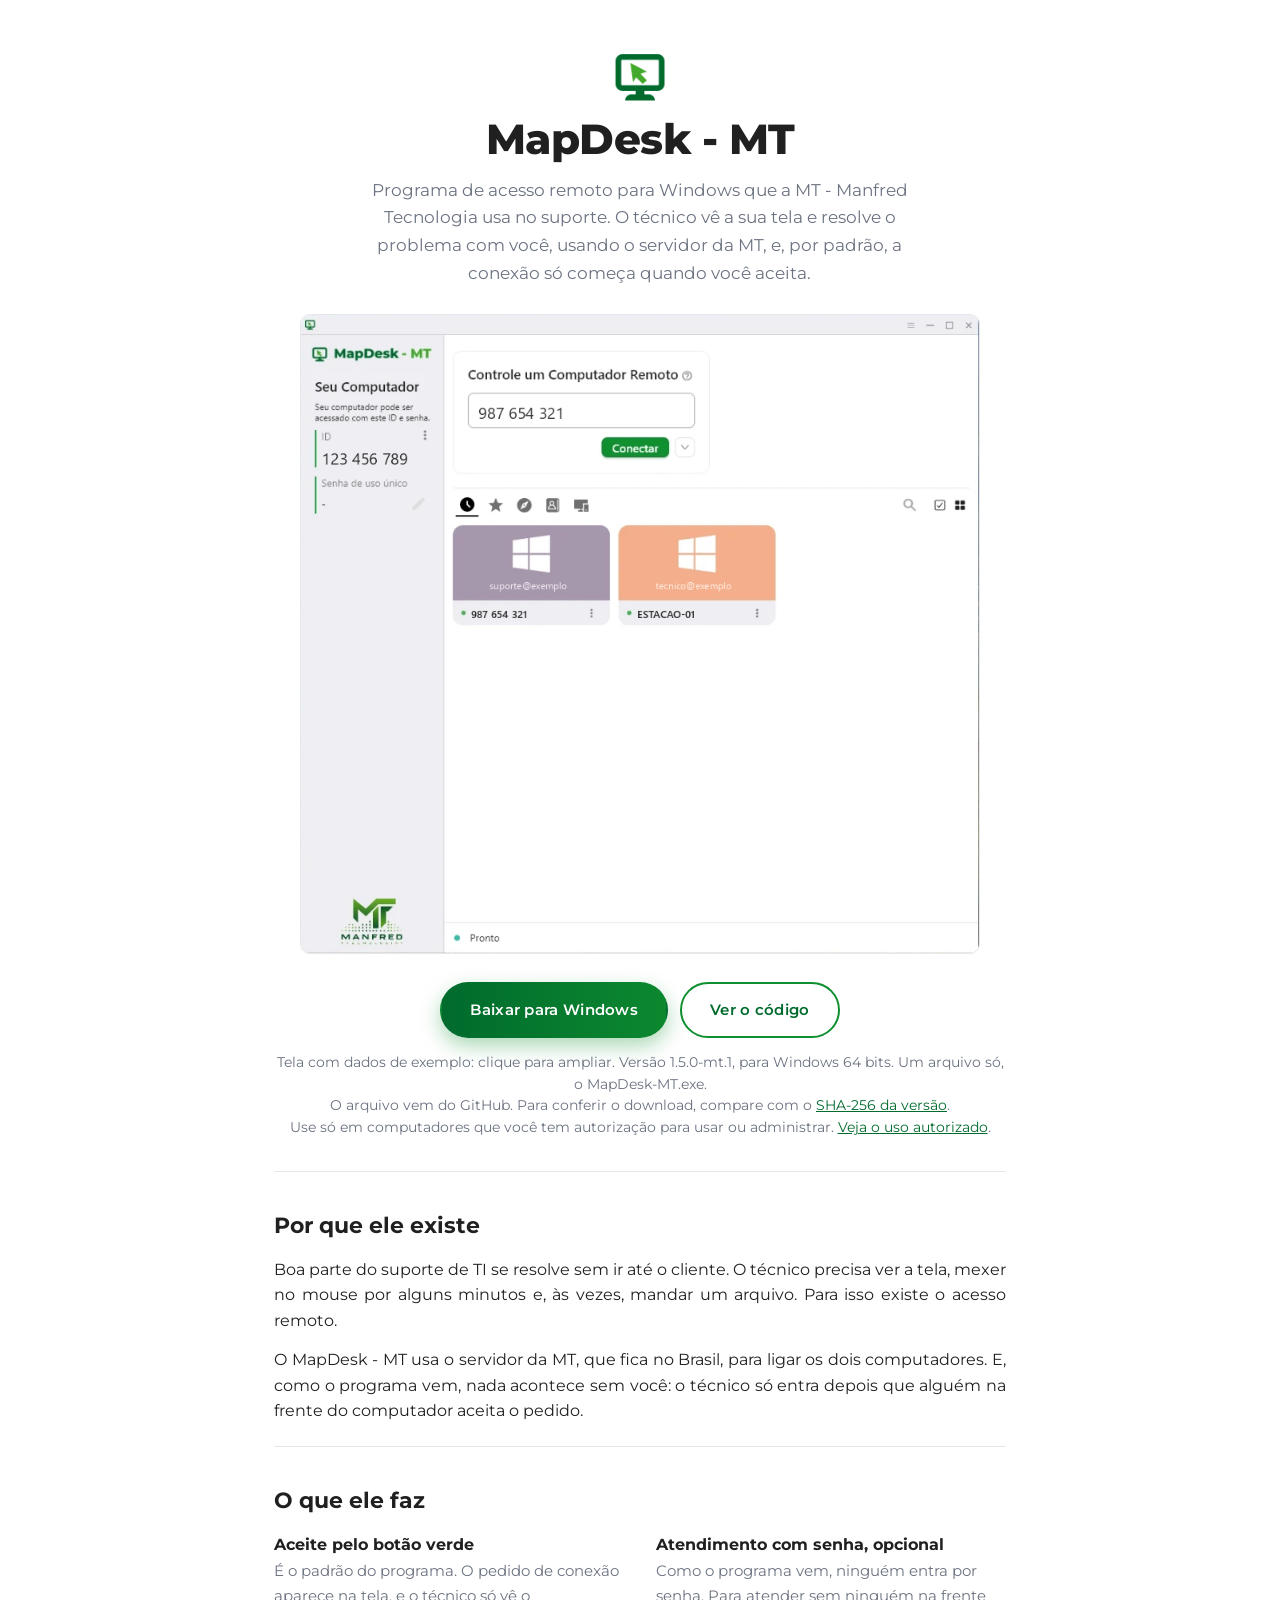
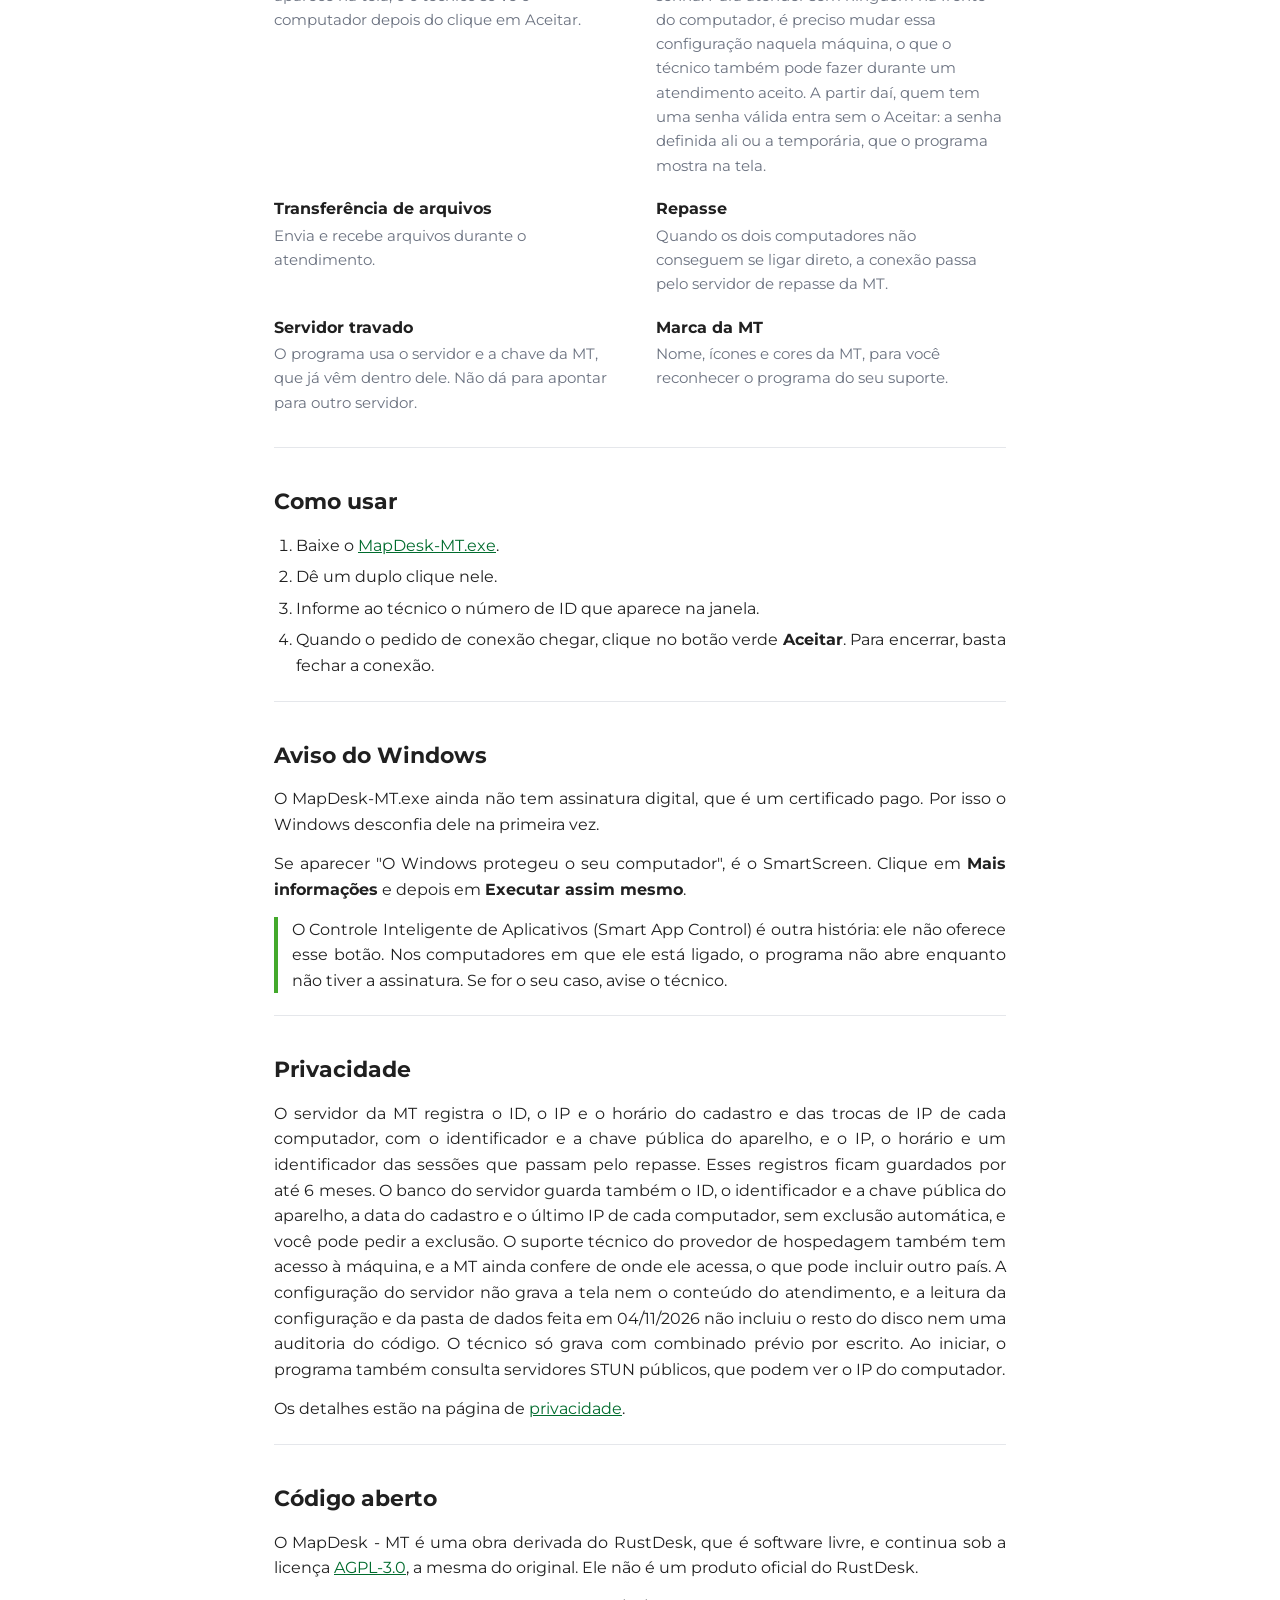
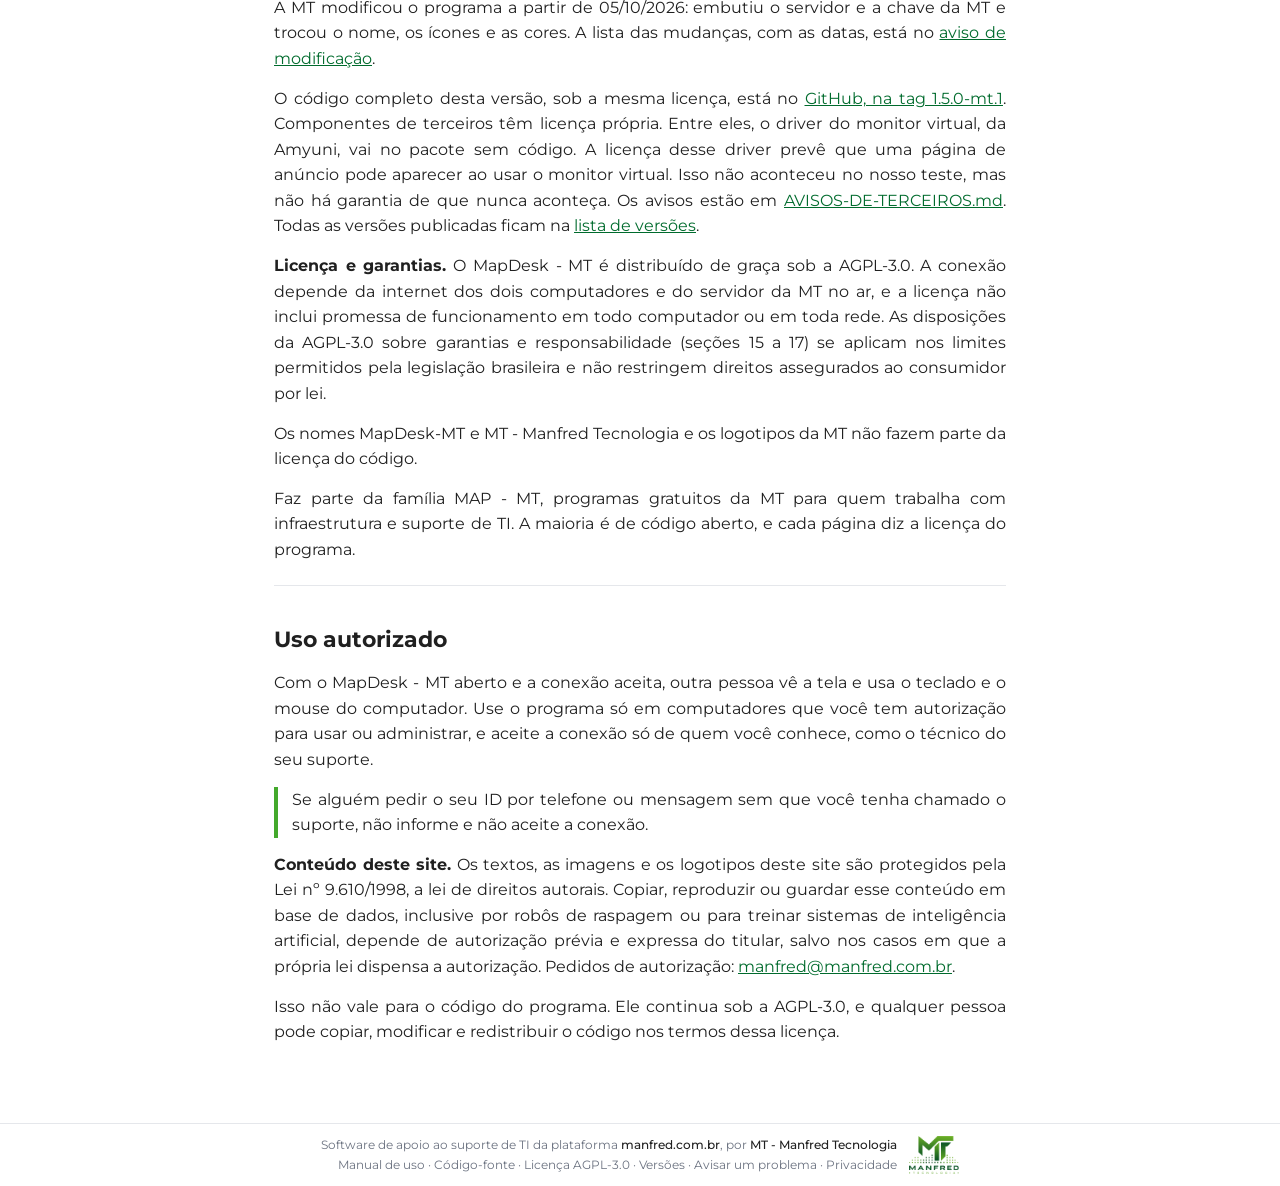
<file: public/index.html>
<!DOCTYPE html>
<html lang="pt-BR">
<head>
<meta charset="utf-8">
<meta name="viewport" content="width=device-width, initial-scale=1">
<title>MapDesk - MT - acesso remoto do suporte da MT</title>
<meta name="description" content="Programa de acesso remoto para Windows usado no suporte da MT - Manfred Tecnologia. Usa o servidor da MT, no Brasil, e, por padrão, a conexão começa depois do seu aceite. Código aberto, derivado do RustDesk, sob a AGPL-3.0.">
<link rel="icon" type="image/png" href="imagens/mapdesk.png">
<meta property="og:title" content="MapDesk - MT - acesso remoto do suporte da MT">
<meta property="og:description" content="Acesso remoto para Windows com servidor da MT no Brasil. Por padrão, a conexão só começa depois do seu aceite.">
<meta property="og:type" content="website">
<meta property="og:url" content="https://mapdesk.manfred.com.br/">
<meta property="og:image" content="https://mapdesk.manfred.com.br/imagens/mapdesk.png">
<link rel="canonical" href="https://mapdesk.manfred.com.br/">
<link rel="stylesheet" href="css/site.css">
</head>
<body>

<main>

<header class="topo">
  <img class="topo__simbolo" src="imagens/mapdesk.png" alt="" width="56" height="56">
  <h1>MapDesk - MT</h1>
  <p class="topo__frase">Programa de acesso remoto para Windows que a MT - Manfred Tecnologia usa no suporte. O técnico vê a sua tela e resolve o problema com você, usando o servidor da MT, e, por padrão, a conexão só começa quando você aceita.</p>
  <figure class="tela">
    <a href="imagens/janela.png" aria-label="Ampliar a tela do programa"><img src="imagens/janela.png" width="849" height="798" alt="Janela do MapDesk - MT com o ID do computador, o campo de conexão e as sessões recentes, com dados de exemplo"></a>
  </figure>
  <div class="acoes">
    <a class="btn btn--primario" href="https://github.com/manfredjr/mapdesk-mt/releases/download/1.5.0-mt.1/MapDesk-MT.exe">Baixar para Windows</a>
    <a class="btn btn--secundario" href="https://github.com/manfredjr/mapdesk-mt/tree/1.5.0-mt.1">Ver o código</a>
  </div>
  <p class="nota">Tela com dados de exemplo: clique para ampliar. Versão 1.5.0-mt.1, para Windows 64 bits. Um arquivo só, o MapDesk-MT.exe.</p>
  <p class="nota">O arquivo vem do GitHub. Para conferir o download, compare com o <a href="https://github.com/manfredjr/mapdesk-mt/releases/download/1.5.0-mt.1/MapDesk-MT.exe.sha256">SHA-256 da versão</a>.</p>
  <p class="nota">Use só em computadores que você tem autorização para usar ou administrar. <a href="#uso-autorizado">Veja o uso autorizado</a>.</p>
</header>

<section>
  <h2>Por que ele existe</h2>
  <p>Boa parte do suporte de TI se resolve sem ir até o cliente. O técnico precisa ver a tela, mexer no mouse por alguns minutos e, às vezes, mandar um arquivo. Para isso existe o acesso remoto.</p>
  <p>O MapDesk - MT usa o servidor da MT, que fica no Brasil, para ligar os dois computadores. E, como o programa vem, nada acontece sem você: o técnico só entra depois que alguém na frente do computador aceita o pedido.</p>
</section>

<section>
  <h2>O que ele faz</h2>
  <div class="itens">
    <div><h3>Aceite pelo botão verde</h3><p>É o padrão do programa. O pedido de conexão aparece na tela, e o técnico só vê o computador depois do clique em Aceitar.</p></div>
    <div><h3>Atendimento com senha, opcional</h3><p>Como o programa vem, ninguém entra por senha. Para atender sem ninguém na frente do computador, é preciso mudar essa configuração naquela máquina, o que o técnico também pode fazer durante um atendimento aceito. A partir daí, quem tem uma senha válida entra sem o Aceitar: a senha definida ali ou a temporária, que o programa mostra na tela.</p></div>
    <div><h3>Transferência de arquivos</h3><p>Envia e recebe arquivos durante o atendimento.</p></div>
    <div><h3>Repasse</h3><p>Quando os dois computadores não conseguem se ligar direto, a conexão passa pelo servidor de repasse da MT.</p></div>
    <div><h3>Servidor travado</h3><p>O programa usa o servidor e a chave da MT, que já vêm dentro dele. Não dá para apontar para outro servidor.</p></div>
    <div><h3>Marca da MT</h3><p>Nome, ícones e cores da MT, para você reconhecer o programa do seu suporte.</p></div>
  </div>
</section>

<section id="como-usar">
  <h2>Como usar</h2>
  <ol>
    <li>Baixe o <a href="https://github.com/manfredjr/mapdesk-mt/releases/download/1.5.0-mt.1/MapDesk-MT.exe">MapDesk-MT.exe</a>.</li>
    <li>Dê um duplo clique nele.</li>
    <li>Informe ao técnico o número de ID que aparece na janela.</li>
    <li>Quando o pedido de conexão chegar, clique no botão verde <strong>Aceitar</strong>. Para encerrar, basta fechar a conexão.</li>
  </ol>
</section>

<section>
  <h2>Aviso do Windows</h2>
  <p>O MapDesk-MT.exe ainda não tem assinatura digital, que é um certificado pago. Por isso o Windows desconfia dele na primeira vez.</p>
  <p>Se aparecer "O Windows protegeu o seu computador", é o SmartScreen. Clique em <strong>Mais informações</strong> e depois em <strong>Executar assim mesmo</strong>.</p>
  <p class="aviso">O Controle Inteligente de Aplicativos (Smart App Control) é outra história: ele não oferece esse botão. Nos computadores em que ele está ligado, o programa não abre enquanto não tiver a assinatura. Se for o seu caso, avise o técnico.</p>
</section>

<section>
  <h2>Privacidade</h2>
  <p>O servidor da MT registra o ID, o IP e o horário do cadastro e das trocas de IP de cada computador, com o identificador e a chave pública do aparelho, e o IP, o horário e um identificador das sessões que passam pelo repasse. Esses registros ficam guardados por até 6 meses. O banco do servidor guarda também o ID, o identificador e a chave pública do aparelho, a data do cadastro e o último IP de cada computador, sem exclusão automática, e você pode pedir a exclusão. O suporte técnico do provedor de hospedagem também tem acesso à máquina, e a MT ainda confere de onde ele acessa, o que pode incluir outro país. A configuração do servidor não grava a tela nem o conteúdo do atendimento, e a leitura da configuração e da pasta de dados feita em 04/11/2026 não incluiu o resto do disco nem uma auditoria do código. O técnico só grava com combinado prévio por escrito. Ao iniciar, o programa também consulta servidores STUN públicos, que podem ver o IP do computador.</p>
  <p>Os detalhes estão na página de <a href="privacidade.html">privacidade</a>.</p>
</section>

<section>
  <h2>Código aberto</h2>
  <p>O MapDesk - MT é uma obra derivada do RustDesk, que é software livre, e continua sob a licença <a href="https://github.com/manfredjr/mapdesk-mt/blob/1.5.0-mt.1/LICENCE">AGPL-3.0</a>, a mesma do original. Ele não é um produto oficial do RustDesk.</p>
  <p>A MT modificou o programa a partir de 05/10/2026: embutiu o servidor e a chave da MT e trocou o nome, os ícones e as cores. A lista das mudanças, com as datas, está no <a href="https://github.com/manfredjr/mapdesk-mt/blob/1.5.0-mt.1/AVISO-DE-MODIFICACAO.md">aviso de modificação</a>.</p>
  <p>O código completo desta versão, sob a mesma licença, está no <a href="https://github.com/manfredjr/mapdesk-mt/tree/1.5.0-mt.1">GitHub, na tag 1.5.0-mt.1</a>. Componentes de terceiros têm licença própria. Entre eles, o driver do monitor virtual, da Amyuni, vai no pacote sem código. A licença desse driver prevê que uma página de anúncio pode aparecer ao usar o monitor virtual. Isso não aconteceu no nosso teste, mas não há garantia de que nunca aconteça. Os avisos estão em <a href="https://github.com/manfredjr/mapdesk-mt/blob/1.5.0-mt.1/AVISOS-DE-TERCEIROS.md">AVISOS-DE-TERCEIROS.md</a>. Todas as versões publicadas ficam na <a href="https://github.com/manfredjr/mapdesk-mt/releases">lista de versões</a>.</p>
  <p><strong>Licença e garantias.</strong> O MapDesk - MT é distribuído de graça sob a AGPL-3.0. A conexão depende da internet dos dois computadores e do servidor da MT no ar, e a licença não inclui promessa de funcionamento em todo computador ou em toda rede. As disposições da AGPL-3.0 sobre garantias e responsabilidade (seções 15 a 17) se aplicam nos limites permitidos pela legislação brasileira e não restringem direitos assegurados ao consumidor por lei.</p>
  <p>Os nomes MapDesk-MT e MT - Manfred Tecnologia e os logotipos da MT não fazem parte da licença do código.</p>
  <p>Faz parte da família MAP - MT, programas gratuitos da MT para quem trabalha com infraestrutura e suporte de TI. A maioria é de código aberto, e cada página diz a licença do programa.</p>
</section>

<section id="uso-autorizado">
  <h2>Uso autorizado</h2>
  <p>Com o MapDesk - MT aberto e a conexão aceita, outra pessoa vê a tela e usa o teclado e o mouse do computador. Use o programa só em computadores que você tem autorização para usar ou administrar, e aceite a conexão só de quem você conhece, como o técnico do seu suporte.</p>
  <p class="aviso">Se alguém pedir o seu ID por telefone ou mensagem sem que você tenha chamado o suporte, não informe e não aceite a conexão.</p>
  <p><strong>Conteúdo deste site.</strong> Os textos, as imagens e os logotipos deste site são protegidos pela Lei nº 9.610/1998, a lei de direitos autorais. Copiar, reproduzir ou guardar esse conteúdo em base de dados, inclusive por robôs de raspagem ou para treinar sistemas de inteligência artificial, depende de autorização prévia e expressa do titular, salvo nos casos em que a própria lei dispensa a autorização. Pedidos de autorização: <a href="mailto:manfred@manfred.com.br">manfred@manfred.com.br</a>.</p>
  <p>Isso não vale para o código do programa. Ele continua sob a AGPL-3.0, e qualquer pessoa pode copiar, modificar e redistribuir o código nos termos dessa licença.</p>
</section>

</main>

<footer class="rodape">
  <div class="rodape__base">
    <div class="rodape__credito">
      <p>Software de apoio ao suporte de TI da plataforma <a href="https://www.manfred.com.br" target="_blank" rel="noopener"><strong>manfred.com.br</strong></a>, por <a href="https://www.manfred.com.br" target="_blank" rel="noopener"><strong>MT - Manfred Tecnologia</strong></a></p>
      <p>
        <a href="#como-usar">Manual de uso</a> &middot;
        <a href="https://github.com/manfredjr/mapdesk-mt/tree/1.5.0-mt.1">Código-fonte</a> &middot;
        <a href="https://github.com/manfredjr/mapdesk-mt/blob/1.5.0-mt.1/LICENCE">Licença AGPL-3.0</a> &middot;
        <a href="https://github.com/manfredjr/mapdesk-mt/releases">Versões</a> &middot;
        <a href="https://github.com/manfredjr/mapdesk-mt/issues">Avisar um problema</a> &middot;
        <a href="privacidade.html">Privacidade</a>
      </p>
    </div>
    <a class="rodape__selo" href="https://www.manfred.com.br" target="_blank" rel="noopener" aria-label="MT - Manfred Tecnologia">
      <img src="imagens/mt-logo.png" alt="MT - Manfred Tecnologia" width="85" height="64" loading="lazy">
    </a>
  </div>
</footer>

</body>
</html>
</file>
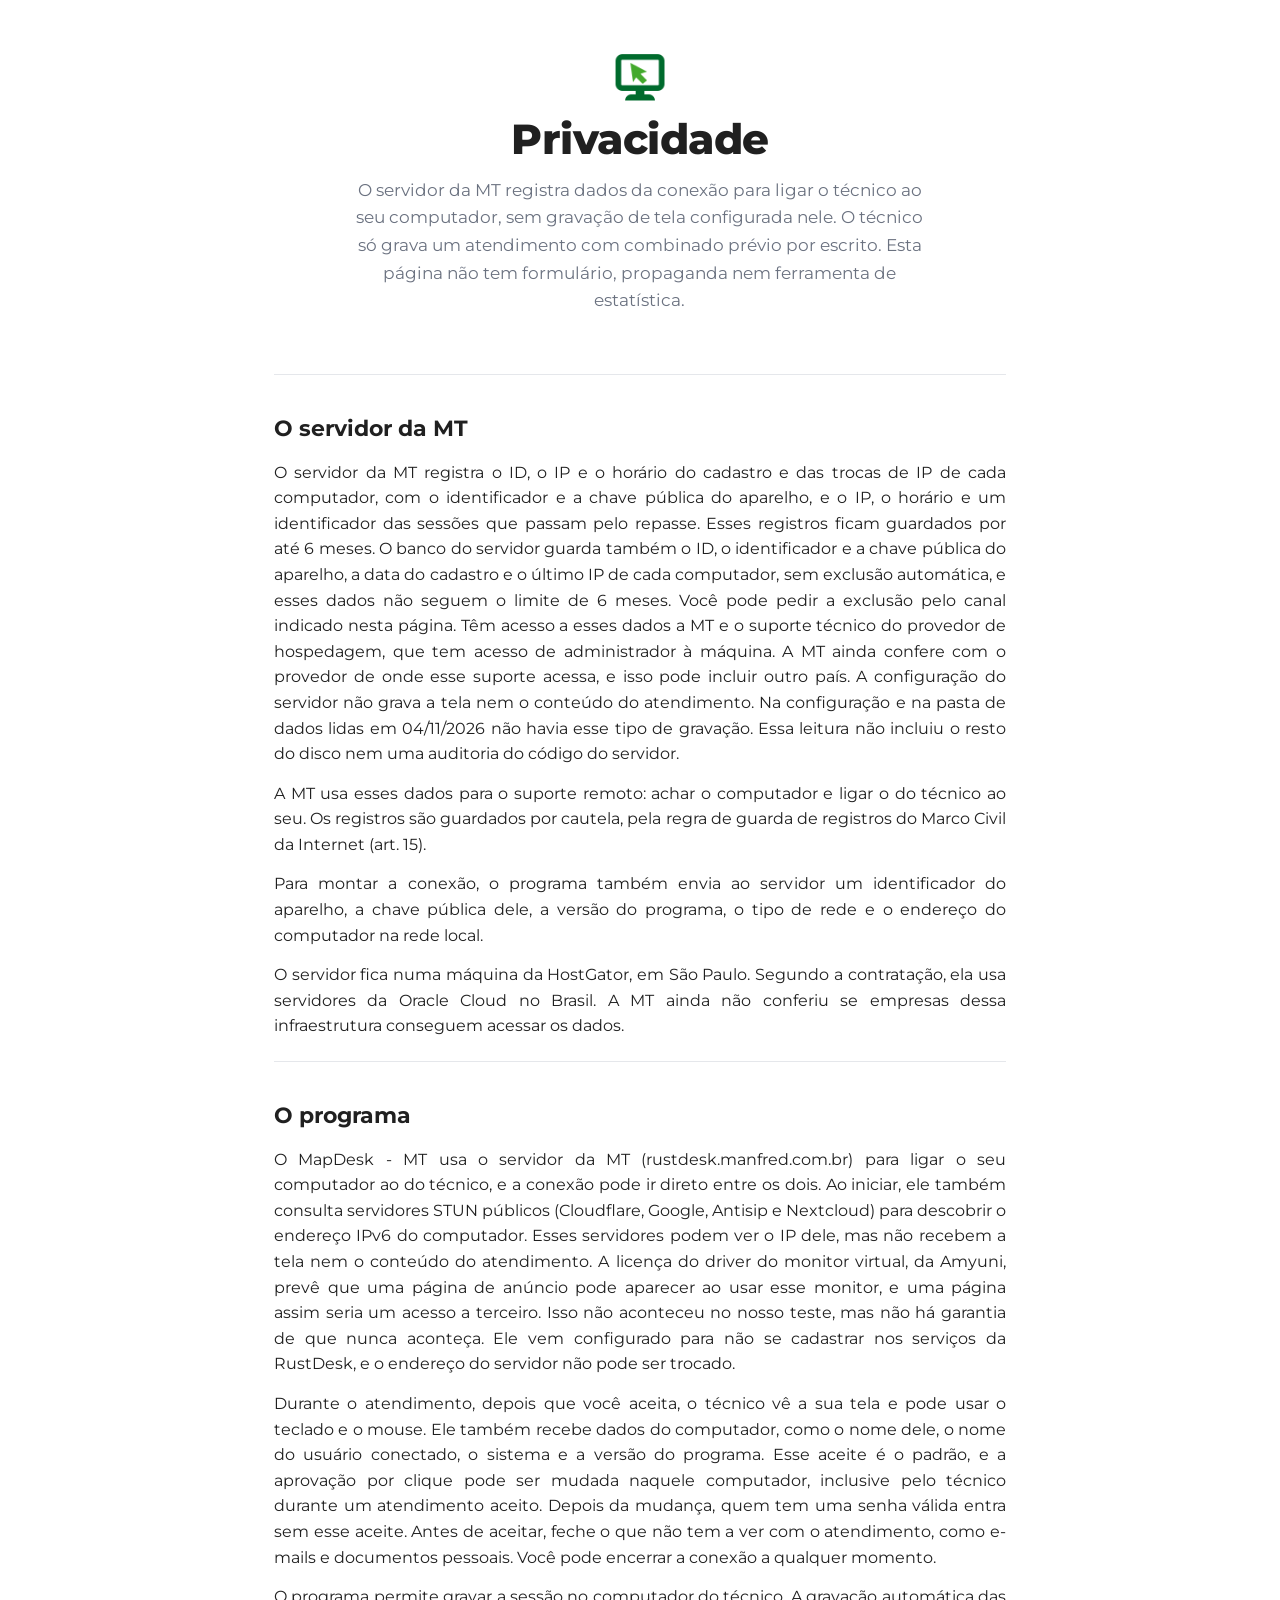
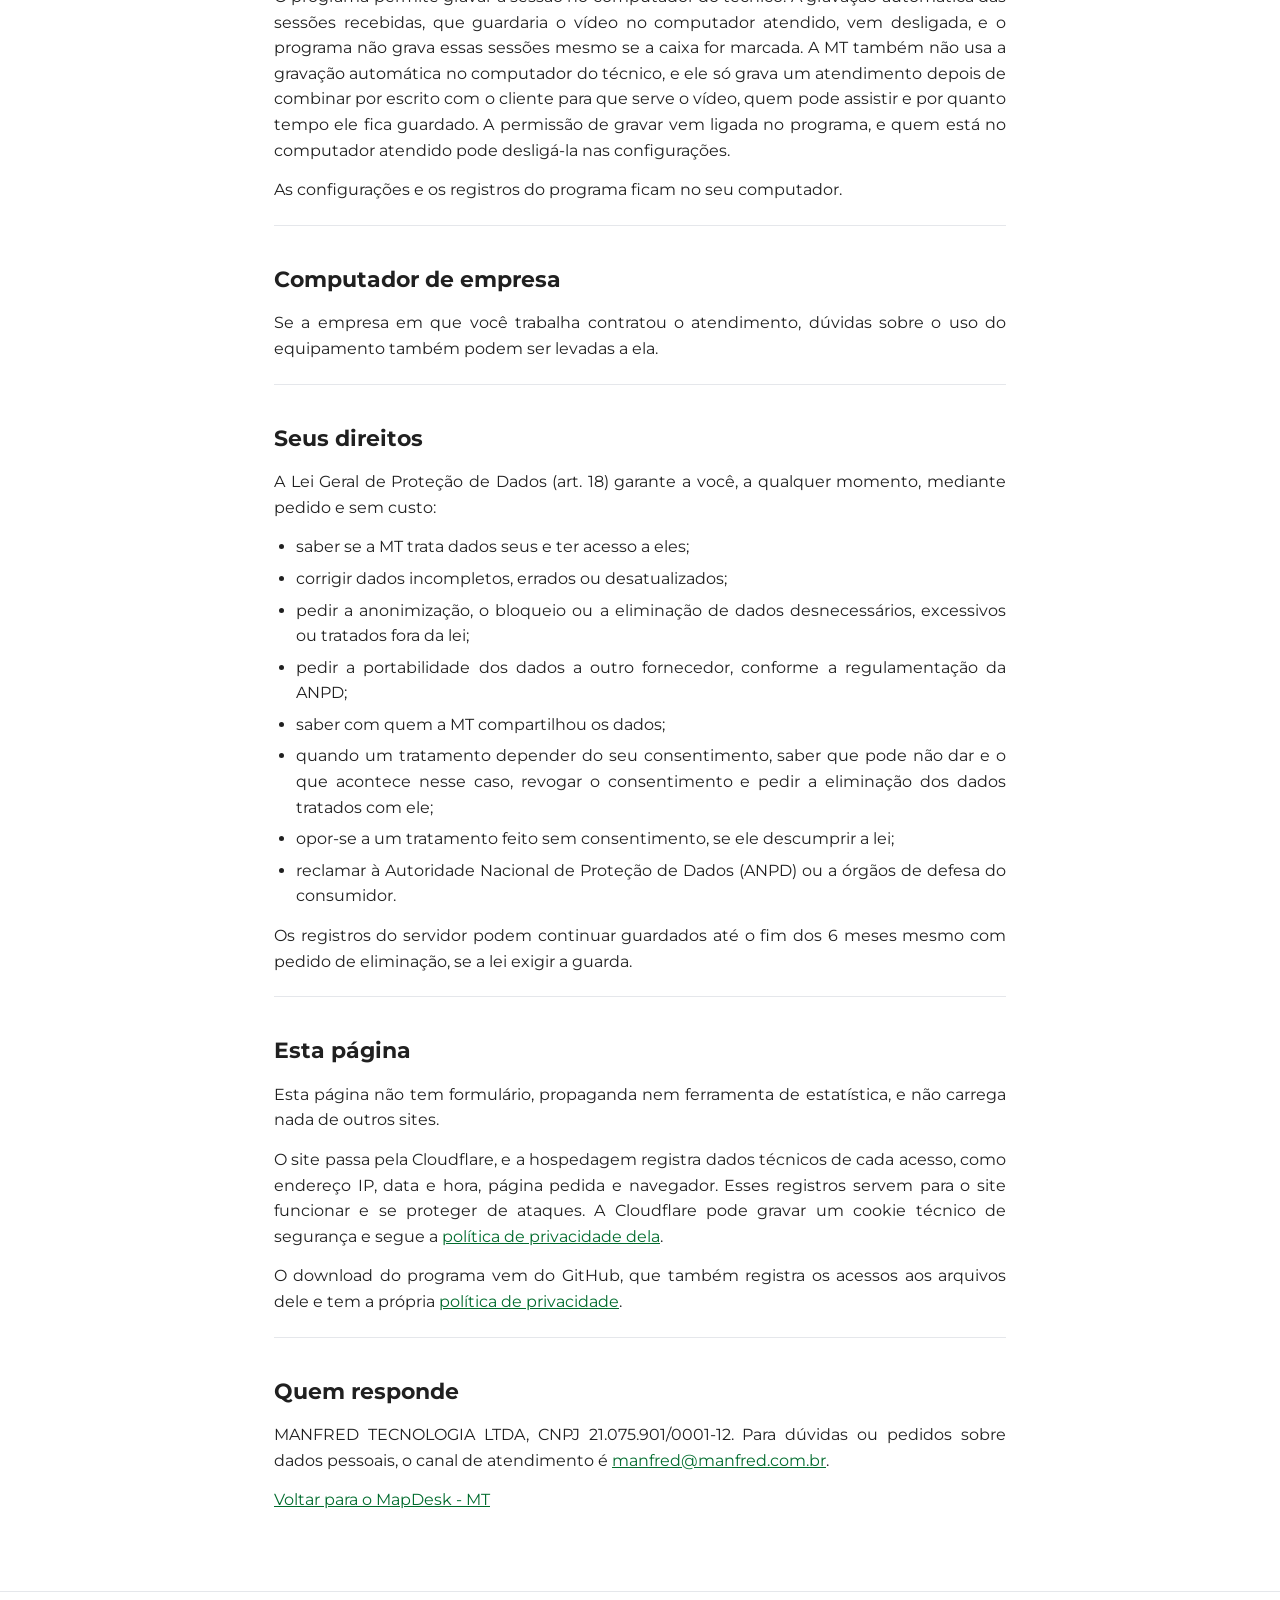
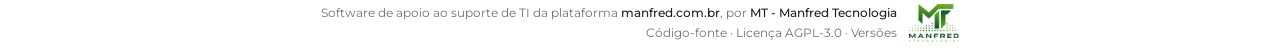
<file: public/privacidade.html>
<!DOCTYPE html>
<html lang="pt-BR">
<head>
<meta charset="utf-8">
<meta name="viewport" content="width=device-width, initial-scale=1">
<title>Privacidade - MapDesk - MT</title>
<meta name="description" content="O que o MapDesk - MT, o servidor da MT e esta página fazem com dados: o servidor registra ID, IP e horário do cadastro e das trocas de IP, e IP e horário das sessões por repasse. Não há gravação de tela configurada no servidor, e o técnico só grava com combinado por escrito.">
<link rel="icon" type="image/png" href="imagens/mapdesk.png">
<link rel="canonical" href="https://mapdesk.manfred.com.br/privacidade.html">
<link rel="stylesheet" href="css/site.css">
</head>
<body>

<main>

<header class="topo">
  <a href="./"><img class="topo__simbolo" src="imagens/mapdesk.png" alt="MapDesk - MT, página inicial" width="56" height="56"></a>
  <h1>Privacidade</h1>
  <p class="topo__frase">O servidor da MT registra dados da conexão para ligar o técnico ao seu computador, sem gravação de tela configurada nele. O técnico só grava um atendimento com combinado prévio por escrito. Esta página não tem formulário, propaganda nem ferramenta de estatística.</p>
</header>

<section>
  <h2>O servidor da MT</h2>
  <p>O servidor da MT registra o ID, o IP e o horário do cadastro e das trocas de IP de cada computador, com o identificador e a chave pública do aparelho, e o IP, o horário e um identificador das sessões que passam pelo repasse. Esses registros ficam guardados por até 6 meses. O banco do servidor guarda também o ID, o identificador e a chave pública do aparelho, a data do cadastro e o último IP de cada computador, sem exclusão automática, e esses dados não seguem o limite de 6 meses. Você pode pedir a exclusão pelo canal indicado nesta página. Têm acesso a esses dados a MT e o suporte técnico do provedor de hospedagem, que tem acesso de administrador à máquina. A MT ainda confere com o provedor de onde esse suporte acessa, e isso pode incluir outro país. A configuração do servidor não grava a tela nem o conteúdo do atendimento. Na configuração e na pasta de dados lidas em 04/11/2026 não havia esse tipo de gravação. Essa leitura não incluiu o resto do disco nem uma auditoria do código do servidor.</p>
  <p>A MT usa esses dados para o suporte remoto: achar o computador e ligar o do técnico ao seu. Os registros são guardados por cautela, pela regra de guarda de registros do Marco Civil da Internet (art. 15).</p>
  <p>Para montar a conexão, o programa também envia ao servidor um identificador do aparelho, a chave pública dele, a versão do programa, o tipo de rede e o endereço do computador na rede local.</p>
  <p>O servidor fica numa máquina da HostGator, em São Paulo. Segundo a contratação, ela usa servidores da Oracle Cloud no Brasil. A MT ainda não conferiu se empresas dessa infraestrutura conseguem acessar os dados.</p>
</section>

<section>
  <h2>O programa</h2>
  <p>O MapDesk - MT usa o servidor da MT (rustdesk.manfred.com.br) para ligar o seu computador ao do técnico, e a conexão pode ir direto entre os dois. Ao iniciar, ele também consulta servidores STUN públicos (Cloudflare, Google, Antisip e Nextcloud) para descobrir o endereço IPv6 do computador. Esses servidores podem ver o IP dele, mas não recebem a tela nem o conteúdo do atendimento. A licença do driver do monitor virtual, da Amyuni, prevê que uma página de anúncio pode aparecer ao usar esse monitor, e uma página assim seria um acesso a terceiro. Isso não aconteceu no nosso teste, mas não há garantia de que nunca aconteça. Ele vem configurado para não se cadastrar nos serviços da RustDesk, e o endereço do servidor não pode ser trocado.</p>
  <p>Durante o atendimento, depois que você aceita, o técnico vê a sua tela e pode usar o teclado e o mouse. Ele também recebe dados do computador, como o nome dele, o nome do usuário conectado, o sistema e a versão do programa. Esse aceite é o padrão, e a aprovação por clique pode ser mudada naquele computador, inclusive pelo técnico durante um atendimento aceito. Depois da mudança, quem tem uma senha válida entra sem esse aceite. Antes de aceitar, feche o que não tem a ver com o atendimento, como e-mails e documentos pessoais. Você pode encerrar a conexão a qualquer momento.</p>
  <p>O programa permite gravar a sessão no computador do técnico. A gravação automática das sessões recebidas, que guardaria o vídeo no computador atendido, vem desligada, e o programa não grava essas sessões mesmo se a caixa for marcada. A MT também não usa a gravação automática no computador do técnico, e ele só grava um atendimento depois de combinar por escrito com o cliente para que serve o vídeo, quem pode assistir e por quanto tempo ele fica guardado. A permissão de gravar vem ligada no programa, e quem está no computador atendido pode desligá-la nas configurações.</p>
  <p>As configurações e os registros do programa ficam no seu computador.</p>
</section>

<section>
  <h2>Computador de empresa</h2>
  <p>Se a empresa em que você trabalha contratou o atendimento, dúvidas sobre o uso do equipamento também podem ser levadas a ela.</p>
</section>

<section>
  <h2>Seus direitos</h2>
  <p>A Lei Geral de Proteção de Dados (art. 18) garante a você, a qualquer momento, mediante pedido e sem custo:</p>
  <ul>
    <li>saber se a MT trata dados seus e ter acesso a eles;</li>
    <li>corrigir dados incompletos, errados ou desatualizados;</li>
    <li>pedir a anonimização, o bloqueio ou a eliminação de dados desnecessários, excessivos ou tratados fora da lei;</li>
    <li>pedir a portabilidade dos dados a outro fornecedor, conforme a regulamentação da ANPD;</li>
    <li>saber com quem a MT compartilhou os dados;</li>
    <li>quando um tratamento depender do seu consentimento, saber que pode não dar e o que acontece nesse caso, revogar o consentimento e pedir a eliminação dos dados tratados com ele;</li>
    <li>opor-se a um tratamento feito sem consentimento, se ele descumprir a lei;</li>
    <li>reclamar à Autoridade Nacional de Proteção de Dados (ANPD) ou a órgãos de defesa do consumidor.</li>
  </ul>
  <p>Os registros do servidor podem continuar guardados até o fim dos 6 meses mesmo com pedido de eliminação, se a lei exigir a guarda.</p>
</section>

<section>
  <h2>Esta página</h2>
  <p>Esta página não tem formulário, propaganda nem ferramenta de estatística, e não carrega nada de outros sites.</p>
  <p>O site passa pela Cloudflare, e a hospedagem registra dados técnicos de cada acesso, como endereço IP, data e hora, página pedida e navegador. Esses registros servem para o site funcionar e se proteger de ataques. A Cloudflare pode gravar um cookie técnico de segurança e segue a <a href="https://www.cloudflare.com/pt-br/privacypolicy/">política de privacidade dela</a>.</p>
  <p>O download do programa vem do GitHub, que também registra os acessos aos arquivos dele e tem a própria <a href="https://docs.github.com/pt/site-policy/privacy-policies/github-general-privacy-statement">política de privacidade</a>.</p>
</section>

<section>
  <h2>Quem responde</h2>
  <p>MANFRED TECNOLOGIA LTDA, CNPJ 21.075.901/0001-12. Para dúvidas ou pedidos sobre dados pessoais, o canal de atendimento é <a href="mailto:manfred@manfred.com.br">manfred@manfred.com.br</a>.</p>
  <p><a href="./">Voltar para o MapDesk - MT</a></p>
</section>

</main>

<footer class="rodape">
  <div class="rodape__base">
    <div class="rodape__credito">
      <p>Software de apoio ao suporte de TI da plataforma <a href="https://www.manfred.com.br" target="_blank" rel="noopener"><strong>manfred.com.br</strong></a>, por <a href="https://www.manfred.com.br" target="_blank" rel="noopener"><strong>MT - Manfred Tecnologia</strong></a></p>
      <p>
        <a href="https://github.com/manfredjr/mapdesk-mt/tree/1.5.0-mt.1">Código-fonte</a> &middot;
        <a href="https://github.com/manfredjr/mapdesk-mt/blob/1.5.0-mt.1/LICENCE">Licença AGPL-3.0</a> &middot;
        <a href="https://github.com/manfredjr/mapdesk-mt/releases">Versões</a>
      </p>
    </div>
    <a class="rodape__selo" href="https://www.manfred.com.br" target="_blank" rel="noopener" aria-label="MT - Manfred Tecnologia">
      <img src="imagens/mt-logo.png" alt="MT - Manfred Tecnologia" width="85" height="64" loading="lazy">
    </a>
  </div>
</footer>

</body>
</html>
</file>
<file: public/css/site.css>
/* Estilo do site do MapDesk-MT, copiado do MapDisk - MT e com as cores da família Map:
   coluna única e estreita, texto curto. Sem script: a tela amplia por link. */
:root {
  --verde-escuro: #006B2D;
  --verde: #0F8F2F;
  --verde-medio: #43A92C;
  --verde-claro: #9AD52B;
  --fundo: #ffffff;
  --texto: #202020;
  --suave: #6b7280;
  --borda: #e5e7eb;
  --grafite: #202020;
  --branco: #ffffff;
}
*, *::before, *::after { box-sizing: border-box; margin: 0; padding: 0; }
body {
  font-family: 'Montserrat', 'Arial', system-ui, -apple-system, sans-serif; -webkit-font-smoothing: antialiased;
  font-size: 16px; line-height: 1.6; color: var(--texto); background: var(--fundo);
  display: flex; flex-direction: column; min-height: 100vh;
}
main { flex: 1; width: 100%; max-width: 780px; margin: 0 auto; padding: 0 24px 56px; }
img { max-width: 100%; display: block; height: auto; }
a { color: var(--verde-escuro); }

/* Topo */
.topo { text-align: center; padding: 48px 0 32px; border-bottom: 1px solid var(--borda); }
.topo__simbolo { width: 56px; height: 56px; margin: 0 auto 12px; }
.topo h1 { font-size: 2.6rem; font-weight: 800; line-height: 1.15; letter-spacing: -0.5px; margin-bottom: 12px; }
.topo__frase { color: var(--suave); font-size: 1.08rem; max-width: 34em; margin: 0 auto 28px; }
.tela { margin: 0 auto 28px; max-width: 680px; }
.tela a { display: block; cursor: zoom-in; }
.tela img { width: 100%; border-radius: 10px; border: 1px solid var(--borda); }
.tela figcaption { font-size: 0.85rem; color: var(--suave); margin-top: 8px; text-align: center; }
.acoes { display: flex; justify-content: center; flex-wrap: wrap; gap: 12px; margin-bottom: 14px; }
.btn { display: inline-flex; padding: 14px 28px; border-radius: 999px; font-size: 0.95rem; font-weight: 600; letter-spacing: 0.3px; text-decoration: none; border: 2px solid transparent; transition: transform 0.2s ease, box-shadow 0.2s ease, background 0.2s ease, color 0.2s ease; }
.btn--primario { background: linear-gradient(90deg, #006B2D 0%, #0C882F 100%); color: var(--branco); box-shadow: 0 8px 20px rgba(15, 143, 47, 0.35); }
.btn--primario:hover { transform: translateY(-2px); box-shadow: 0 12px 28px rgba(15, 143, 47, 0.45); }
.btn--secundario { color: var(--verde-escuro); background: transparent; border-color: var(--verde); }
.btn--secundario:hover { background: var(--verde-escuro); color: var(--branco); }
.nota { font-size: 0.85rem; color: var(--suave); }

/* Seções */
section { padding: 36px 0 8px; border-bottom: 1px solid var(--borda); }
section:last-of-type { border-bottom: 0; }
h2 { font-size: 1.35rem; font-weight: 700; margin-bottom: 14px; }
section p { margin-bottom: 14px; }
/* Texto corrido justificado, com hifenização pelo idioma da página (lang="pt-BR").
   O topo e o rodapé continuam centralizados. */
section p, section li { text-align: justify; hyphens: auto; -webkit-hyphens: auto; }
section .tela figcaption { text-align: center; }
.itens { display: grid; grid-template-columns: repeat(2, 1fr); gap: 18px 32px; margin-bottom: 24px; }
@media (max-width: 640px) { .itens { grid-template-columns: 1fr; } .topo h1 { font-size: 2.1rem; } section p, section li { text-align: left; } .topo .nota { font-size: 0.9rem; } }
.itens h3 { font-size: 1rem; font-weight: 700; margin-bottom: 2px; }
.itens p { color: var(--suave); font-size: 0.95rem; margin: 0; text-align: left; }
ol, ul { padding-left: 22px; margin-bottom: 14px; }
li { margin-bottom: 6px; }
pre { background: var(--grafite); color: #e8f5d8; border-radius: 8px; padding: 14px 16px; overflow-x: auto; margin-bottom: 16px; font: 0.9rem/1.6 Consolas, "Courier New", monospace; }

/* Rodapé: fundo da página, linha fina em cima, letra pequena na cor apagada e o logo da MT ao lado */
.rodape { border-top: 1px solid var(--borda); color: var(--suave); }
.rodape a { color: var(--suave); text-decoration: none; }
.rodape a:hover { text-decoration: underline; }
.rodape__base { padding: 12px 16px; font-size: 0.75rem; display: flex; align-items: center; justify-content: center; gap: 12px; flex-wrap: wrap; max-width: 780px; margin: 0 auto; }
.rodape__credito { text-align: right; line-height: 1.5; }
.rodape__credito p + p { margin-top: 2px; }
.rodape__credito strong { color: var(--texto); font-weight: 500; }
/* O logo tem a altura das duas linhas do crédito: 2 x 1.5em mais 2px entre elas. */
.rodape__selo { display: flex; align-items: center; }
.rodape__selo img { height: calc(3em + 2px); width: auto; }
@media (max-width: 600px) { .rodape__credito { text-align: center; } .rodape__selo { order: -1; } }

/* Aviso em destaque, com a faixa no verde do cursor do símbolo */
.aviso { border-left: 4px solid var(--verde-medio); padding-left: 14px; }

/* Montserrat servida pela propria pagina, sem Google Fonts, para nao enviar o IP do visitante a terceiro. */
/* latin-ext */
@font-face {
  font-family: 'Montserrat';
  font-style: normal;
  font-weight: 300 800;
  font-display: swap;
  src: url(../fonts/montserrat-latin-ext.woff2) format('woff2');
  unicode-range: U+0100-02BA, U+02BD-02C5, U+02C7-02CC, U+02CE-02D7, U+02DD-02FF, U+0304, U+0308, U+0329, U+1D00-1DBF, U+1E00-1E9F, U+1EF2-1EFF, U+2020, U+20A0-20AB, U+20AD-20C0, U+2113, U+2C60-2C7F, U+A720-A7FF;
}
/* latin */
@font-face {
  font-family: 'Montserrat';
  font-style: normal;
  font-weight: 300 800;
  font-display: swap;
  src: url(../fonts/montserrat-latin.woff2) format('woff2');
  unicode-range: U+0000-00FF, U+0131, U+0152-0153, U+02BB-02BC, U+02C6, U+02DA, U+02DC, U+0304, U+0308, U+0329, U+2000-206F, U+20AC, U+2122, U+2191, U+2193, U+2212, U+2215, U+FEFF, U+FFFD;
}
</file>
